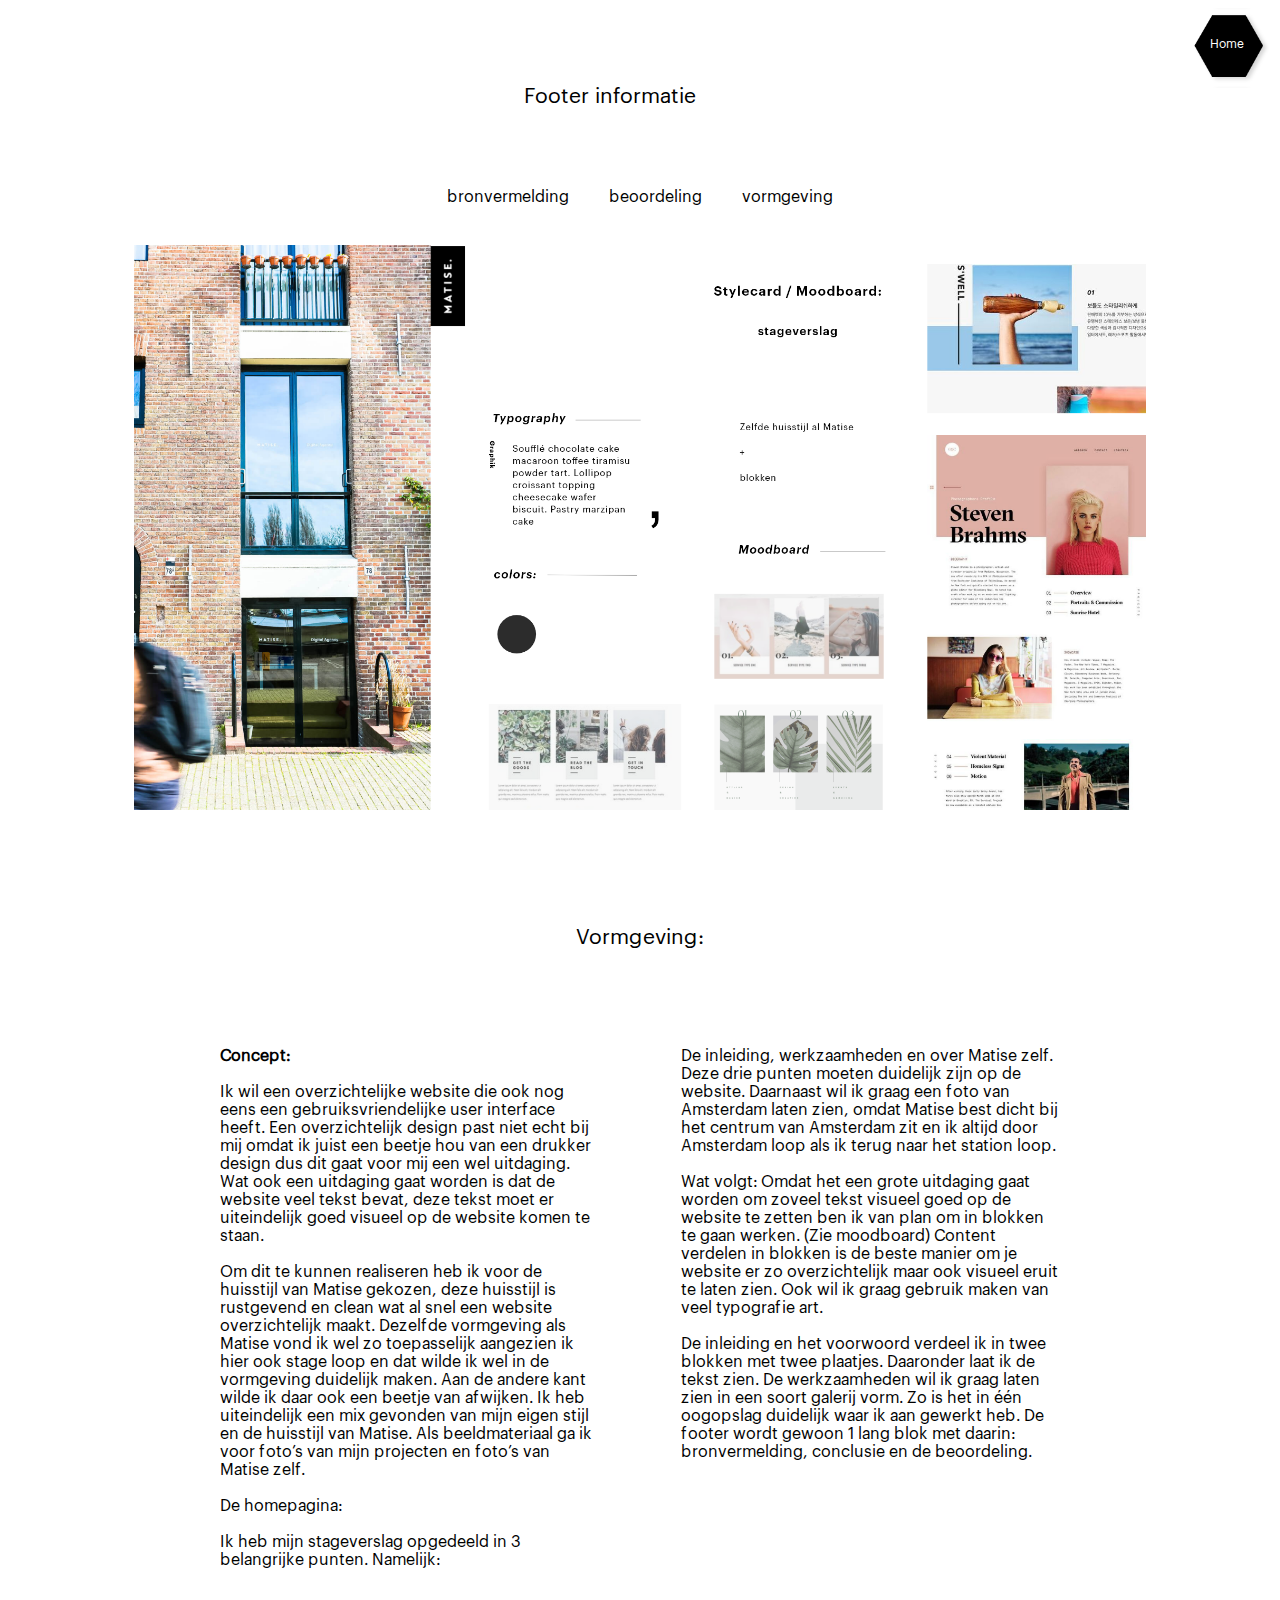
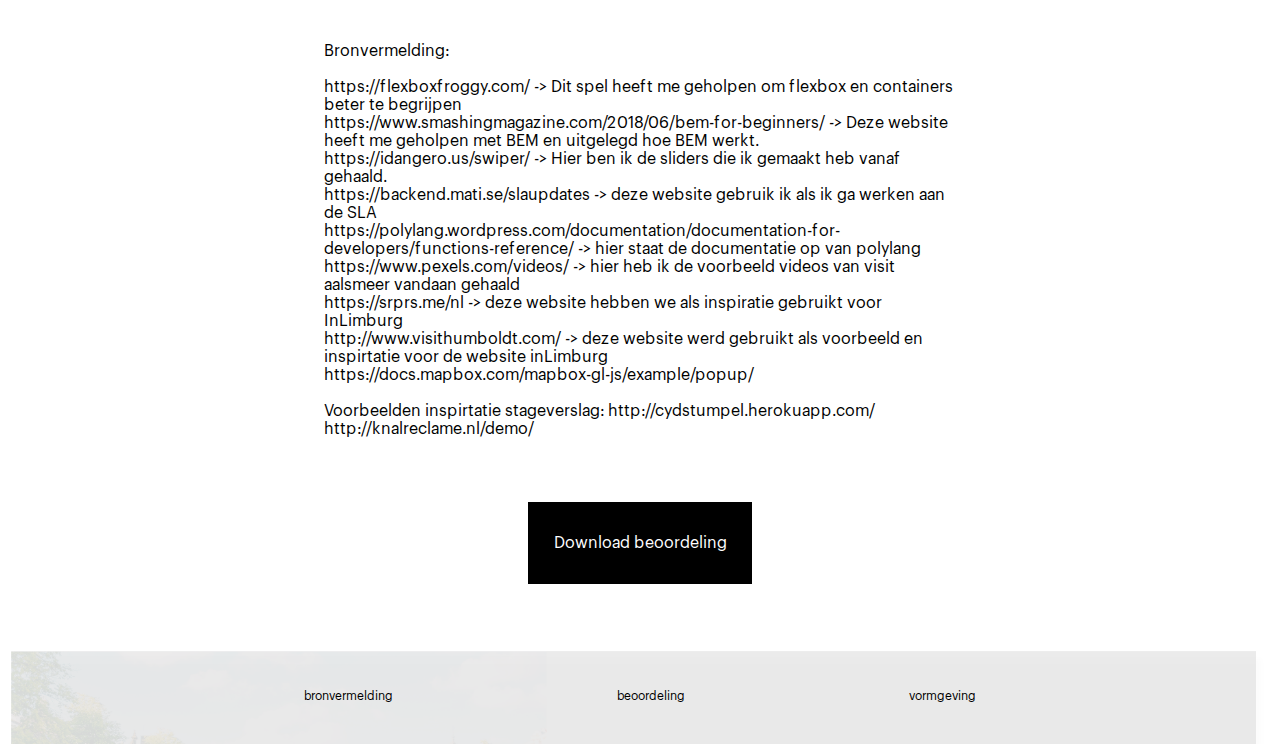
<file: footer.html>
<!DOCTYPE html>
<html lang="en" dir="ltr">
  <head>
    <meta charset="utf-8">
    <meta name="author" content="Fay Schouten">
    <meta name="viewport" content="width=device-width, initial-scale=1.0">
    <title>Footer</title>
    <link rel="stylesheet" href="scss/footer.min.css" type="text/css">
  </head>
  <body>
    <div class="home">
      <a href="index.html"><p>Home</p></a>
    </div>
    <br><br>
    <p class='title'>Footer informatie</p>
    <div class="footer-info">
      <a href="#bronvermelding"><p>bronvermelding</p></a>
      <a href="#beoordeling"><p>beoordeling</p></a>
      <a href="#vormgeving"><p>vormgeving</p></a>
    </div>
    <div class="moodboard">
    </div>
    <p class='title'>Vormgeving:</p>
    <section id="vormgeving" class="position__row">

    <div class="position__column position__column--start">
    <p><b>Concept:</b>
      <br><br>
      Ik wil een overzichtelijke website die ook nog eens een gebruiksvriendelijke user interface heeft. Een overzichtelijk design past niet echt bij mij omdat ik juist een beetje hou van een drukker design dus dit gaat voor mij een wel uitdaging. Wat ook een uitdaging gaat worden is dat de website veel tekst bevat, deze tekst moet er uiteindelijk goed visueel op de website komen te staan.
      <br><br>Om dit te kunnen realiseren heb ik voor de huisstijl van Matise gekozen, deze huisstijl is rustgevend en clean wat al snel een website overzichtelijk maakt. Dezelfde vormgeving als Matise vond ik wel zo toepasselijk aangezien ik hier ook stage loop en dat wilde ik wel in de vormgeving duidelijk maken. Aan de andere kant wilde ik daar ook een beetje van afwijken. Ik heb uiteindelijk een mix gevonden van mijn eigen stijl en de huisstijl van Matise. Als beeldmateriaal ga ik voor foto’s van mijn projecten en foto’s van Matise zelf.
      <br><br>
      De homepagina:
      <br><br>
      Ik heb mijn stageverslag opgedeeld in 3 belangrijke punten. Namelijk:
    </p>
      </div>
        <div class="position__column position__column--center">
          <p>
            De inleiding, werkzaamheden en over Matise zelf. Deze drie punten moeten duidelijk zijn op de website. Daarnaast wil ik graag een foto van Amsterdam laten zien, omdat Matise best dicht bij het centrum van Amsterdam zit en ik altijd door Amsterdam loop als ik terug naar het station loop.
            <br><br>
            Wat volgt:
            Omdat het een grote uitdaging gaat worden om zoveel tekst visueel goed op de website te zetten ben ik van plan om in blokken te gaan werken. (Zie moodboard) Content verdelen in blokken is de beste manier om je website er zo overzichtelijk maar ook visueel eruit te laten zien. Ook wil ik graag gebruik maken van veel typografie art.
            <br><br>De inleiding en het voorwoord verdeel ik in twee blokken met twee plaatjes. Daaronder laat ik de tekst zien. De werkzaamheden wil ik graag laten zien in een soort galerij vorm. Zo is het in één oogopslag duidelijk waar ik aan gewerkt heb. De footer wordt gewoon 1 lang blok met daarin: bronvermelding, conclusie en de beoordeling.
          </p>
      </div>
      </section>
      <div id="bronvermelding" class="bronvermelding">
        <p>Bronvermelding:
          <br><br>
      https://flexboxfroggy.com/  -> Dit spel heeft me geholpen om flexbox en containers beter te begrijpen
      <br>
      https://www.smashingmagazine.com/2018/06/bem-for-beginners/  -> Deze website heeft me geholpen met BEM en uitgelegd hoe BEM werkt.
      <br>
      https://idangero.us/swiper/ -> Hier ben ik de sliders die ik gemaakt heb vanaf gehaald.
      <br>
      https://backend.mati.se/slaupdates -> deze website gebruik ik als ik ga werken aan de SLA
      <br>
      https://polylang.wordpress.com/documentation/documentation-for-developers/functions-reference/ -> hier staat de documentatie op van polylang
      <br>
      https://www.pexels.com/videos/ -> hier heb ik de voorbeeld videos van visit aalsmeer vandaan gehaald
      <br>
      https://srprs.me/nl -> deze website hebben we als inspiratie gebruikt voor InLimburg
      <br>
      http://www.visithumboldt.com/ -> deze website werd gebruikt als voorbeeld en inspirtatie voor de website inLimburg
      <br>
      https://docs.mapbox.com/mapbox-gl-js/example/popup/
      <br><br>
      Voorbeelden inspirtatie stageverslag:
      http://cydstumpel.herokuapp.com/
      <br>
      http://knalreclame.nl/demo/
      </p>
      </div>
      <div id="beoordeling" class="title-intake">
        <p>Download beoordeling</p>
      </div>
  </body>
  <footer class="footer">
  <a href="footer.html"><p>bronvermelding</p></a>
  <a href="footer.html"><p>beoordeling</p></a>
  <a href="footer.html"><p>vormgeving</p></a>
  </footer>
</html>
</file>
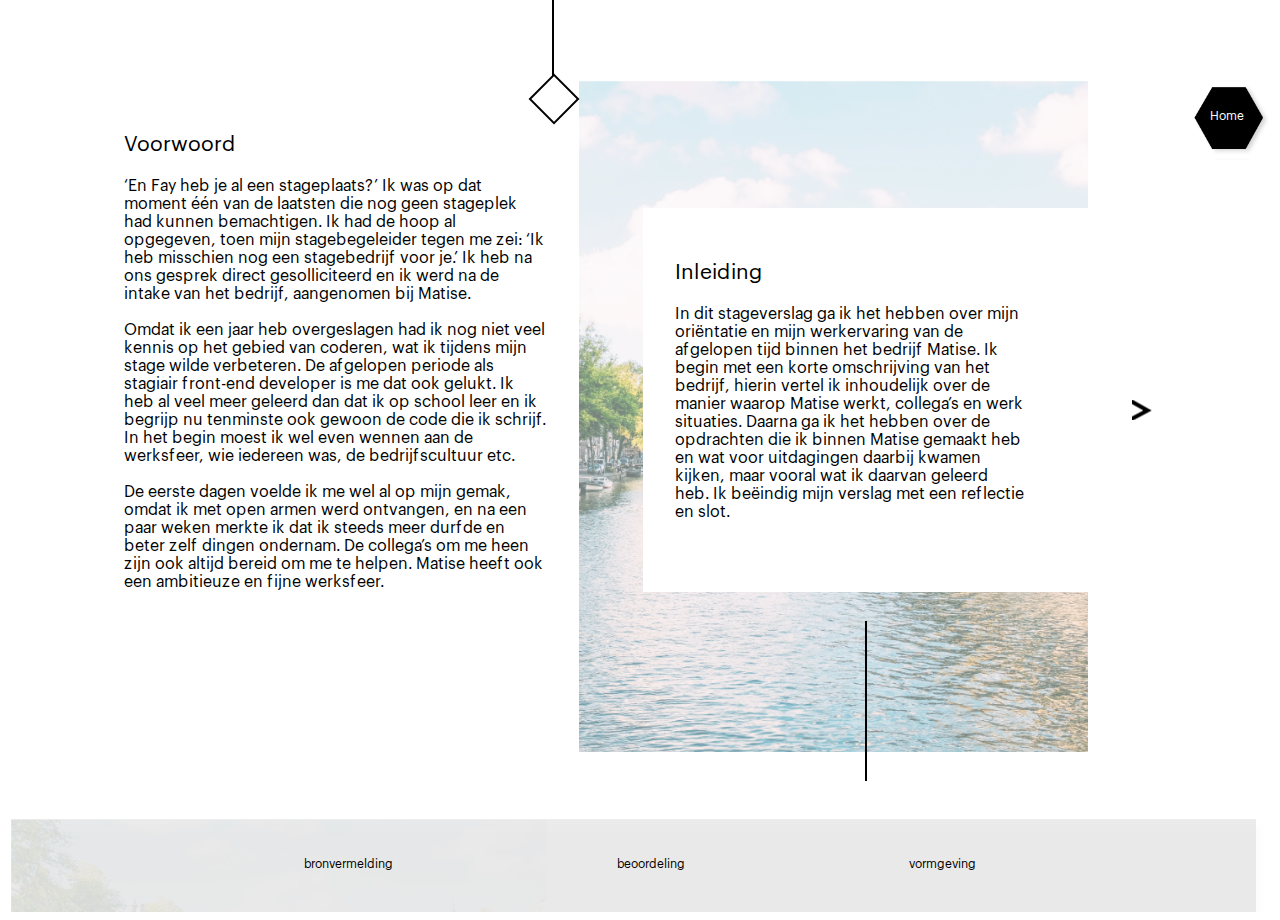
<file: inleiding.html>
<!DOCTYPE html>
<html lang="en" dir="ltr">
  <head>
    <meta charset="utf-8">
    <meta name="author" content="Fay Schouten">
    <meta name="viewport" content="width=device-width, initial-scale=1.0">
    <title>Inleiding</title>
    <link rel="stylesheet" href="scss/inleiding.min.css" type="text/css">
  </head>
  <body>
    <div class="home">
      <a href="index.html"><p>Home</p></a>
    </div>
    <div class="decoration">
      <div class="decoration__line"></div>
      <div class="decoration__kubus">
      </div>
    </div>
    <div class="photoadam">
    <section class="position__row">
      <div class="position__column voorwoord">
        <p class="voorwoord__title">Voorwoord</p>
        <p class="voorwoord__text">
          ‘En Fay heb je al een stageplaats?’ Ik was op dat moment één van de laatsten die nog geen stageplek had kunnen bemachtigen. Ik had de hoop al opgegeven, toen mijn stagebegeleider tegen me zei: ‘Ik heb misschien nog een stagebedrijf voor je.’ Ik heb na ons gesprek direct gesolliciteerd en ik werd na de intake van het bedrijf, aangenomen bij Matise.
          <br><br>
          Omdat ik een jaar heb overgeslagen had ik nog niet veel kennis op het gebied van coderen, wat ik tijdens mijn stage wilde verbeteren. De afgelopen periode als stagiair front-end developer is me dat ook gelukt. Ik heb al veel meer geleerd dan dat ik op school leer en ik begrijp nu tenminste ook gewoon de code die ik schrijf. In het begin moest ik wel even wennen aan de werksfeer, wie iedereen was, de bedrijfscultuur etc.
          <br><br>
          De eerste dagen voelde ik me wel al op mijn gemak, omdat ik met open armen werd ontvangen, en na een paar weken merkte ik dat ik steeds meer durfde en beter zelf dingen ondernam. De collega’s om me heen zijn ook altijd bereid om me te helpen. Matise heeft ook een ambitieuze en fijne werksfeer.
        </p>
      </div>
        <div class="position__column inleiding">
          <p class="inleiding__title">Inleiding</p>
          <a href="overmatise.html">
          <div class="inleiding__arrow">
          </div>
          </a>
            <p class="inleiding__text">
              In dit stageverslag ga ik het hebben over mijn oriëntatie en mijn werkervaring van de afgelopen tijd binnen het bedrijf Matise. Ik begin met een korte omschrijving van het bedrijf, hierin vertel ik inhoudelijk over de manier waarop Matise werkt, collega’s en werk situaties. Daarna ga ik het hebben over de opdrachten die ik binnen Matise gemaakt heb en wat voor uitdagingen daarbij kwamen kijken, maar vooral wat ik daarvan geleerd heb. Ik beëindig mijn verslag met een reflectie en slot.
            </p>
          <div class="inleiding__line"></div>
        </div>
    </section>
    </div>
  </body>
  <footer class="footer">
  <a href="footer.html"><p>bronvermelding</p></a>
  <a href="footer.html"><p>beoordeling</p></a>
  <a href="footer.html"><p>vormgeving</p></a>
  </footer>
</html>
</file>
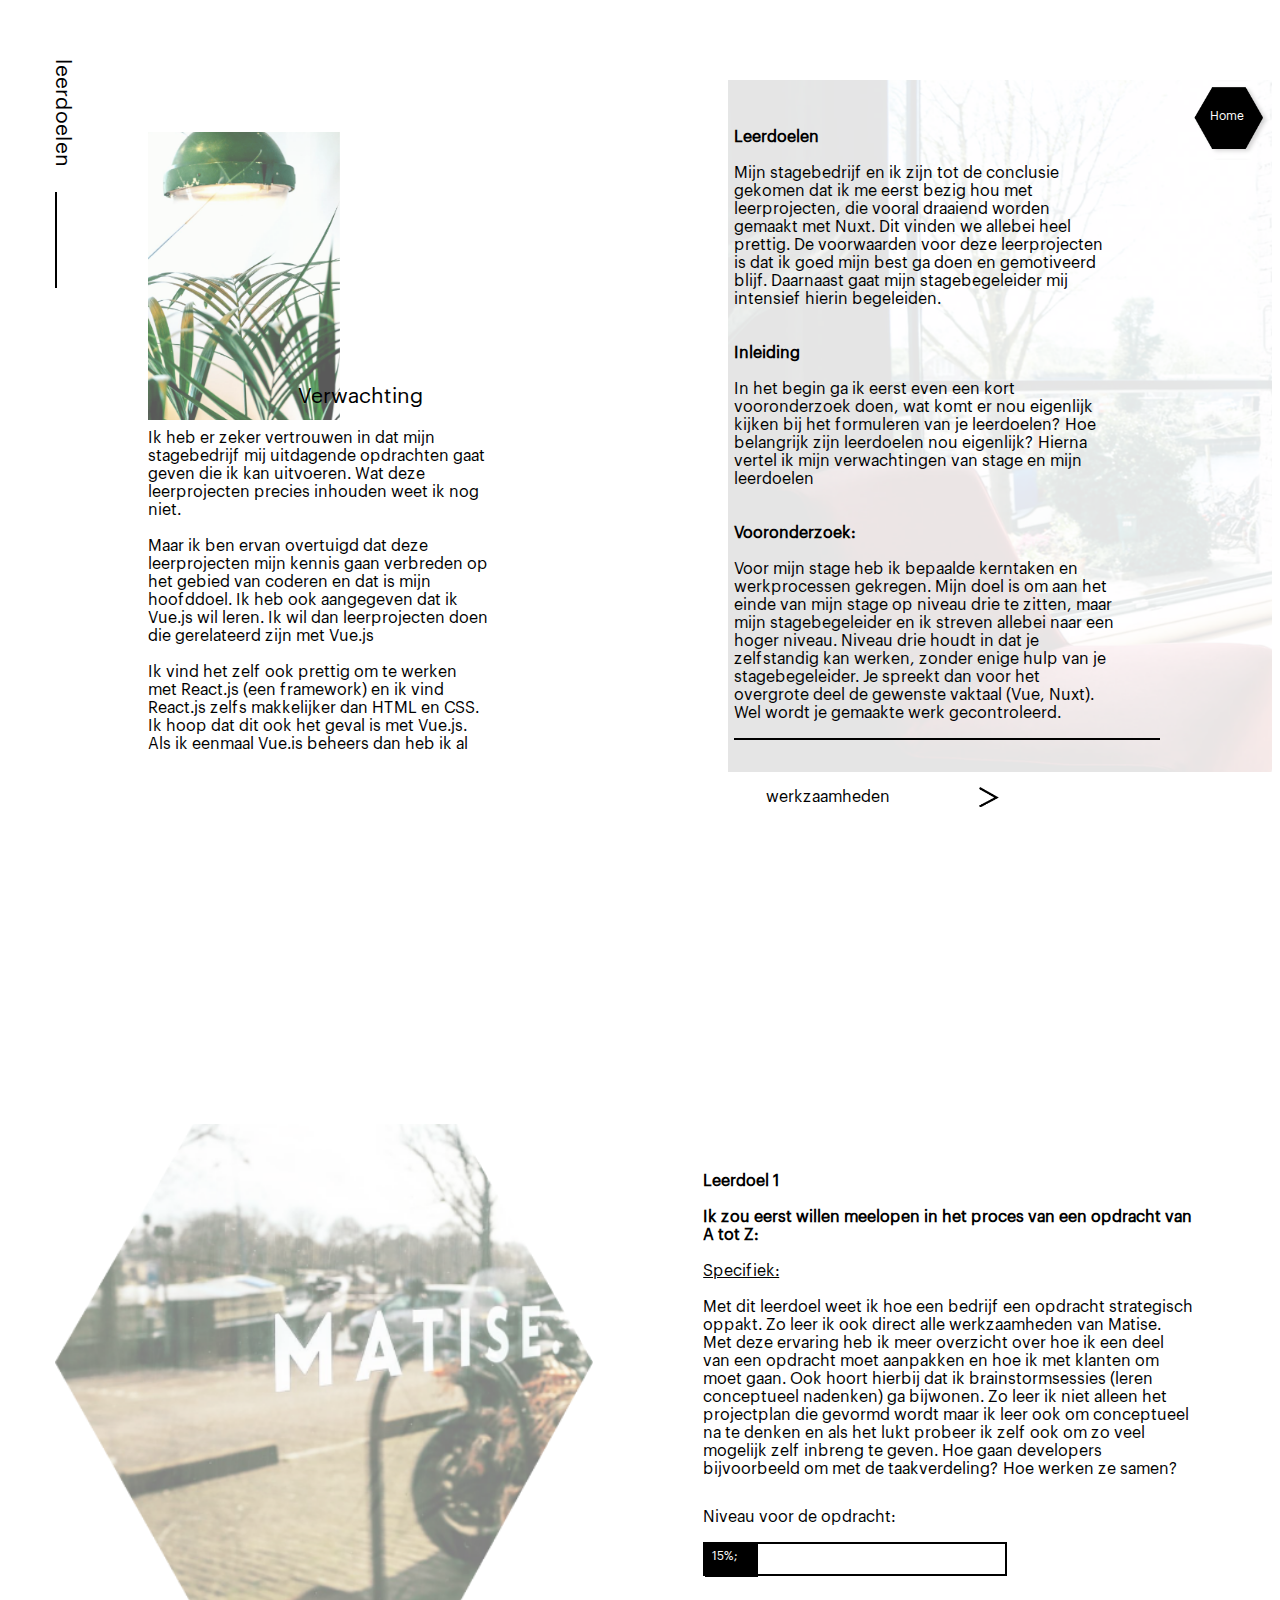
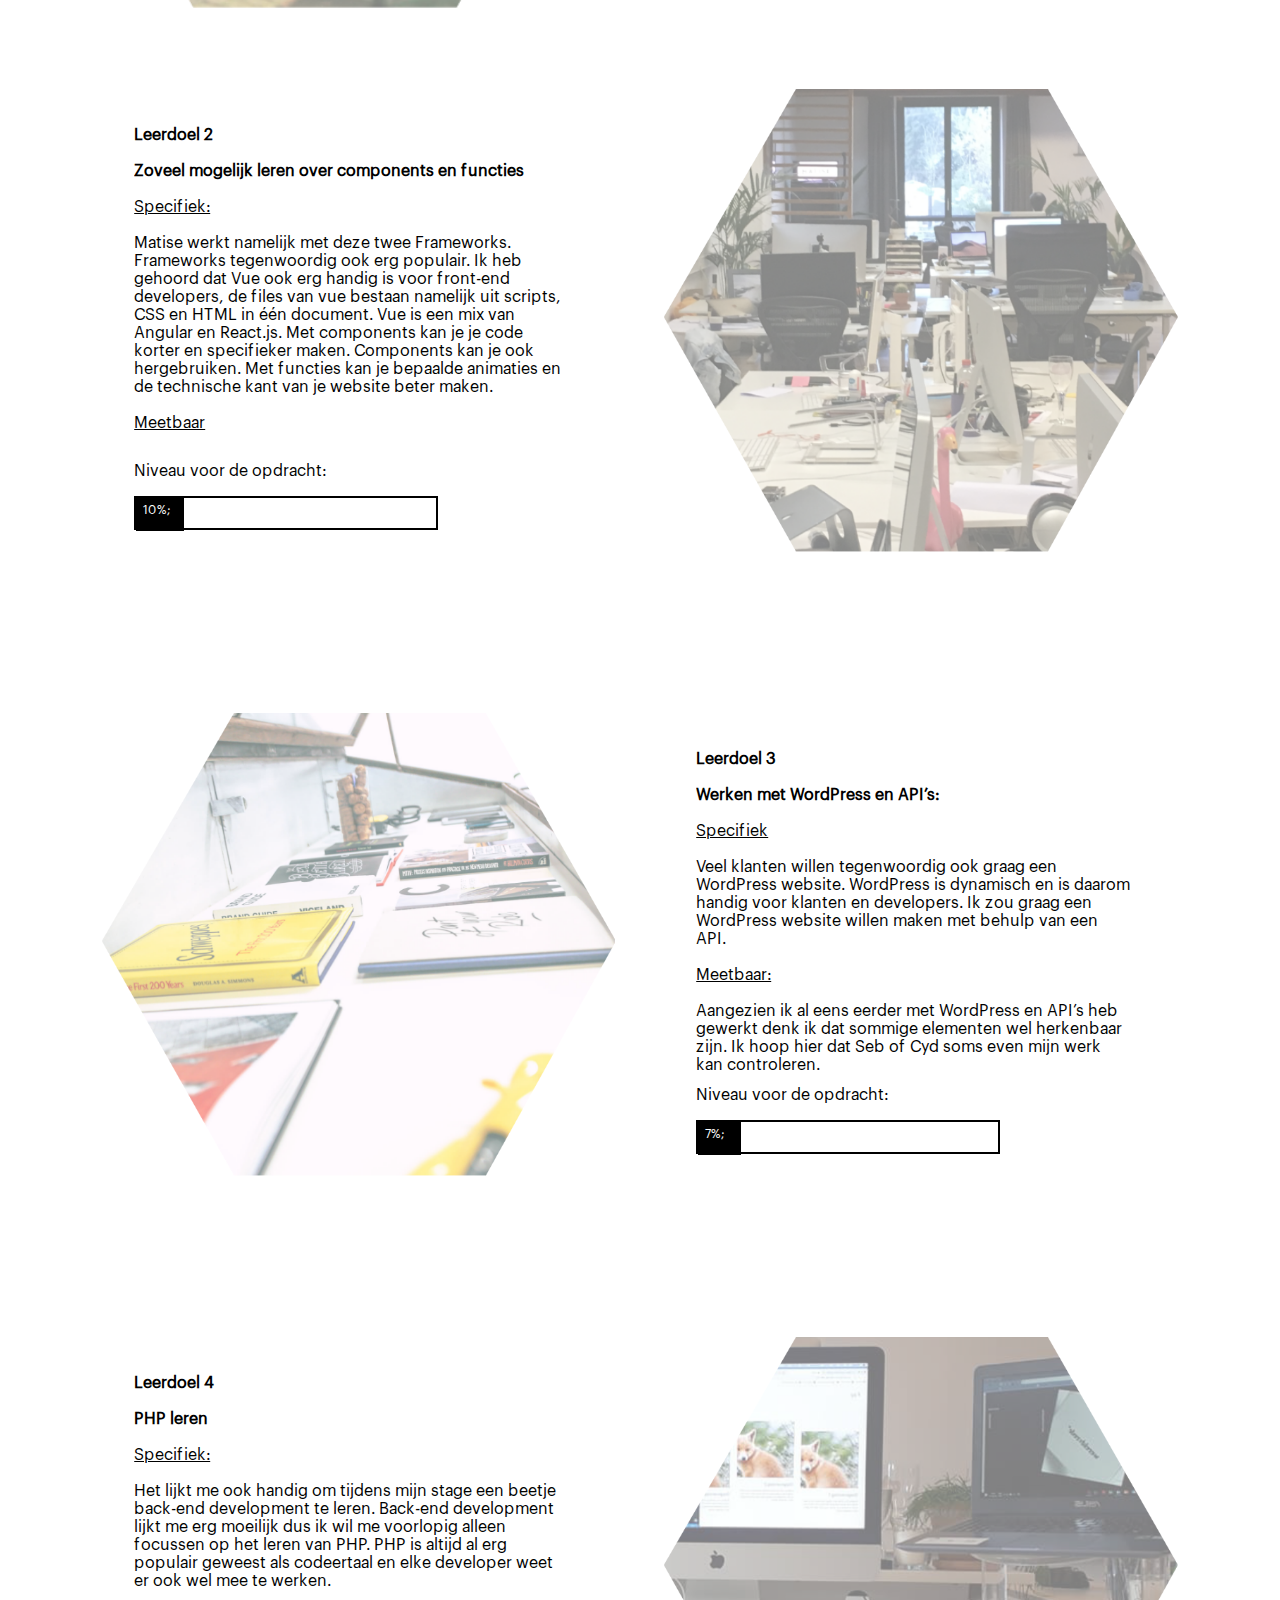
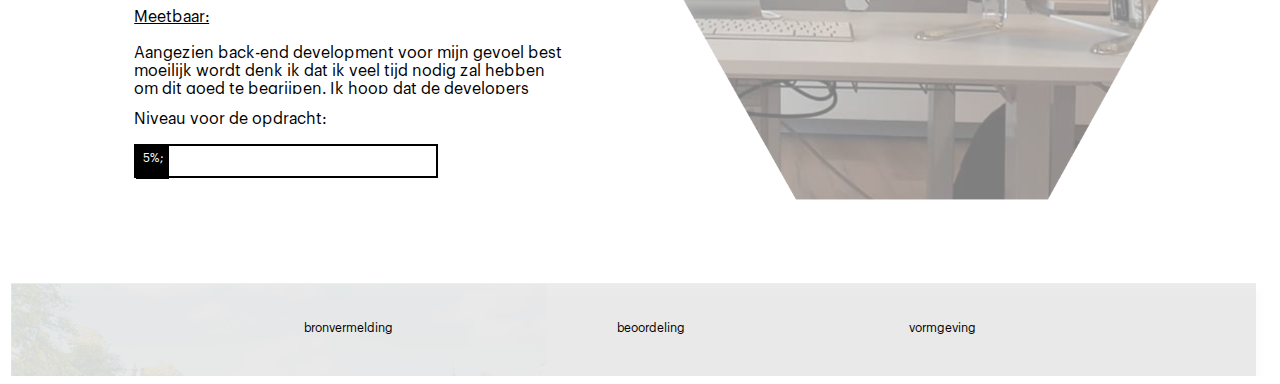
<file: leerdoelen.html>
<!DOCTYPE html>
<html lang="en" dir="ltr">
  <head>
    <meta charset="utf-8">
    <meta name="author" content="Fay Schouten">
    <meta name="viewport" content="width=device-width, initial-scale=1.0">
    <title>Leerdoelen</title>
    <link rel="stylesheet" href="scss/leerdoelen.min.css" type="text/css">
  </head>
  <body>
    <div class="home">
      <a href="index.html"><p>Home</p></a>
    </div>
    <div class="photoadam">
    <section class="position__row">
      <div class="title">
        <p>leerdoelen</p>
        <div class="line">
        </div>
      </div>
      <div class="position__column verwachting">
        <div class="verwachting__photo">
        </div>
        <p class="verwachting__title">Verwachting</p>
        <p class="verwachting__text scrollbox">
          Ik heb er zeker vertrouwen in dat mijn stagebedrijf mij uitdagende opdrachten gaat geven die ik kan uitvoeren. Wat deze leerprojecten precies inhouden weet ik nog niet.
          <br><br>
          Maar ik ben ervan overtuigd dat deze leerprojecten mijn kennis gaan verbreden op het gebied van coderen en dat is mijn hoofddoel. Ik heb ook aangegeven dat ik Vue.js wil leren. Ik wil dan leerprojecten doen die gerelateerd zijn met Vue.js
          <br><br>
          Ik vind het zelf ook prettig om te werken met React.js (een framework) en ik vind React.js zelfs makkelijker dan HTML en CSS. Ik hoop dat dit ook het geval is met Vue.js. Als ik eenmaal Vue.js beheers dan heb ik al ervaring met twee frameworks. Een voordeel als ik kennis heb over Vue.js, is dat mijn kans op het daadwerkelijk maken van opdrachten van klanten ook groter wordt, aangezien Matise met Vue.js voor klanten werkt.
          <br><br>
          Tijdens deze leerprojecten is mijn einddoel dat ik voldoende geleerd heb om de laatste weken tijdens m’n stage ook echt aan de slag te gaan met klantopdrachten.
          <br><br>
          Ik wil namelijk ook op professioneel niveau samen kunnen werken met de klant. Ik wil dan de wensen van de klant kunnen begrijpen, en vervolgens aan de slag gaan met de gegeven opdracht van de klant. Ik hoop dat ik ook goed kan leren samenwerken met de mensen van Matise en dat we samen mooie eindproducten opleveren. Ik hoop dat ik de klantgesprekken mag bijwonen en evalueren. Ik zal ook ervaring opdoen in het samenwerken met collega’s i.p.v. studenten. Dat lijkt mij uitdagend, om met collega’s samen te werken en veel te leren.
        </p>
      </div>
        <div class="position__column inleiding">
          <p class="inleiding__text">
          <b>Leerdoelen</b>
          <br><br>
          Mijn stagebedrijf en ik zijn tot de conclusie gekomen dat ik
          me eerst bezig hou met leerprojecten, die vooral draaiend
          worden gemaakt met Nuxt. Dit vinden we allebei heel prettig.
          De voorwaarden voor deze leerprojecten is dat ik goed mijn
          best ga doen en gemotiveerd blijf. Daarnaast gaat mijn
          stagebegeleider mij intensief hierin begeleiden.
          <br><br><br>
          <b>Inleiding</b>
          <br><br>
          In het begin ga ik eerst even een kort vooronderzoek doen,
          wat komt er nou eigenlijk kijken bij het formuleren van je
          leerdoelen? Hoe belangrijk zijn leerdoelen nou eigenlijk?
          Hierna vertel ik mijn verwachtingen van stage en mijn
          leerdoelen
          <br><br><br>
          <b>Vooronderzoek:</b>
          <br><br>
          Voor mijn stage heb ik bepaalde kerntaken en werkprocessen
          gekregen. Mijn doel is om aan het einde van mijn stage op
          niveau drie te zitten, maar mijn stagebegeleider en ik streven
          allebei naar een hoger niveau.
          Niveau drie houdt in dat je zelfstandig kan werken, zonder
          enige hulp van je stagebegeleider. Je spreekt dan voor het
          overgrote deel de gewenste vaktaal (Vue, Nuxt). Wel wordt je
          gemaakte werk gecontroleerd.
          <section class="position__row--second">
            <div class="position__column--second position__column">
              <a href="leerprojecten.html">
              <p>werkzaamheden</p>
              </a>
            </div>
            <div class="position__column--second position__column">
              <div class="arrow">
              </div>
            </div>
          </section>
          </p>
        </div>
    </section>
    </div>
    <section class="leerdoel__first position__row">
      <div class="leerdoel__photo position__column position__column">
      </div>
        <div class="leerdoel__text position__column position__column">
          <p class="scrollbox"><b>Leerdoel 1</b>
            <br><br>
            <b>Ik zou eerst willen meelopen in het proces van een opdracht van A tot Z:</b>
            <br><br>
            <u>Specifiek:</u>
            <br><br>
            Met dit leerdoel weet ik hoe een bedrijf een opdracht strategisch oppakt. Zo leer ik ook direct alle werkzaamheden van Matise. Met deze ervaring heb ik meer overzicht over hoe ik een deel van een opdracht moet aanpakken en hoe ik met klanten om moet gaan. Ook hoort hierbij dat ik brainstormsessies (leren conceptueel nadenken) ga bijwonen. Zo leer ik niet alleen het projectplan die gevormd wordt maar ik leer ook om conceptueel na te denken en als het lukt probeer ik zelf ook om zo veel mogelijk zelf inbreng te geven. Hoe gaan developers bijvoorbeeld om met de taakverdeling? Hoe werken ze samen?
            <br><br>
            <u>Meetbaar:</u>
            <br><br>
            Ik wil zo aanwezig zijn bij twee klantgesprekken en vier bedrijfsvergaderingen. Op deze manier kan ik leren hoe werknemers samen een idee vormen.
            Ik ben van plan om na elk klant gesprek even kort te evalueren van wat ik heb meegemaakt.
            <br><br>
            <u>Acceptabel:</u>
            <br><br>
            Om dit leerdoel te behalen is het van belang dat ik zoveel mogelijk communicatie heb met de projectmanager.
            <br><br>
            <u>Realistisch</u>
            <br><br>
            ik denk dat het zeker mogelijk om binnen een paar maanden bij twee klantgesprekken en vier bedrijfsvergaderingen aanwezig te zijn.
            <br><br>
            <u>Tijdgebonden</u>
            <br><br>
            Ik denk dat ik binnen twee maanden dit leerdoel kan behalen.</p>
            <div class="slot__column--second slot__column--second"><p>Niveau voor de opdracht:</p>
              <div class="progressbar">
                <div class="progressbar__inside">
                  15%;
                </div>
              </div>
            </div>
      </div>
    </section>
    <section class="leerdoel position__row">
      <div class="leerdoel__text position__column position__column">
        <p class="scrollbox"><b>Leerdoel 2</b>
          <br><br>
          <b>Zoveel mogelijk leren over components en functies</b>
          <br><br>
          <u>Specifiek:</u>
          <br><br>
          Matise werkt namelijk met deze twee Frameworks. Frameworks tegenwoordig ook erg populair. Ik heb gehoord dat Vue ook erg handig is voor front-end developers, de files van vue bestaan namelijk uit scripts, CSS en HTML in één document.
          Vue is een mix van Angular en React.js. Met components kan je je code korter en specifieker maken. Components kan je ook hergebruiken. Met functies kan je bepaalde animaties en de technische kant van je website beter maken.
          <br><br>
          <u>Meetbaar</u>
          <br><br>
          Door dit leerdoel te behalen denk ik dat ik eerst ervaring moet hebben met Vue en Nuxt. Vue en Nuxt is voor mij een nieuw framework. Ik heb al ervaring met React JS wat ook een framework is en ik denk dat Vue en Nuxt niet veel anders is, maar dat het wel even wennen is. Ook hoop ik dat developers mijn code kunnen controleren en verbeteringen willen aangeven.
          <br><br>
          <u>Acceptabel</u>
          Ik denk dat Cyd en Dennis me goed kunnen helpen bij het bereiken van dit leerdoel. Ik kan ook vaak mijn vragen kwijt bij hun.
          <br><br>
          <u>Realistisch</u>
          <br><br>
          Ik werk binnenkort elke dag met dit framework dus denk ik dat ik deze codeertaal wel snel oppak maar de functies en components alleen niet. Ook omdat ik het onderdeel components en functies in React JS erg moeilijk vond.
          <br><br>
          <u>Tijdsgebonden:</u>
          <br><br>
          Ik denk ik hier wel bijna een halfjaar tijd voor nodig heb. Zoas ik zei ik werk straks wel
        </p>
          <div class="slot__column--second slot__column--second"><p>Niveau voor de opdracht:</p>
            <div class="progressbar">
              <div class="progressbar__inside--second">
                10%;
              </div>
            </div>
          </div>
      </div>
      <div class="leerdoel__photo--second position__column position__column">
      </div>
    </section>
    <section class="leerdoel position__row">
      <div class="leerdoel__photo--third position__column">
      </div>
        <div class="leerdoel__text position__column">
          <p class="scrollbox"><b>Leerdoel 3</b>
            <br><br>
            <b>Werken met WordPress en API’s:</b>
            <br><br>
            <u>Specifiek</u>
            <br><br>
            Veel klanten willen tegenwoordig ook graag een WordPress website. WordPress is  dynamisch en is daarom handig voor klanten en developers. Ik zou graag een WordPress website willen maken met behulp van een API.
            <br><br>
            <u>Meetbaar:</u>
            <br><br>
            Aangezien ik al eens eerder met WordPress en API’s heb gewerkt denk ik dat sommige elementen wel herkenbaar zijn. Ik hoop hier dat Seb of Cyd soms even mijn werk kan controleren.
            <br><br>
            <u>Acceptabel:</u>
            <br><br>
            Ik denk dat ik hiervoor bij Stephan en Cyd moet zijn. Stephan houdt namelijk alles bij dat gerelateerd is met WordPress en Cyd codeert de websites.
            <br><br>
            <u>Realistisch:</u>
            <br><br>
            Werken met WordPress vind ik niet zo moeilijk maar met API’s denk ik dat dit lastig gaat worden.
            <br><br>
            <u>Tijdsgebonden</u>
            <br><br>
            Ik denk dat ik hier drie maanden voor nodig heb.
          </p>
          <div class="slot__column--second slot__column--second"><p>Niveau voor de opdracht:</p>
            <div class="progressbar">
              <div class="progressbar__inside--third">
                7%;
              </div>
            </div>
          </div>
      </div>
    </section>
    <section class="leerdoel position__row">
      <div class="leerdoel__text position__column position__column">
        <p class="scrollbox"><b>Leerdoel 4</b>
          <br><br>
          <b>PHP leren</b>
          <br><br>
          <u>Specifiek:</u>
          <br><br>
          Het lijkt me ook handig om tijdens mijn stage een beetje back-end development te leren. Back-end development lijkt me erg moeilijk dus ik wil me voorlopig alleen focussen op het leren van PHP. PHP is altijd al erg populair geweest als codeertaal en elke developer weet er ook wel mee te werken.
          <br><br>
          <u>Meetbaar:</u>
          <br><br>
          Aangezien back-end development voor mijn gevoel best moeilijk wordt denk ik dat ik veel tijd nodig zal hebben om dit goed te begrijpen. Ik hoop dat de developers goed mijn code kunnen controleren.
          <br><br>
          <u>Acceptabel</u>
          <br><br>
          Ik denk dat Stephan, Cyd en Maurits me hier mee kunnen helpen.  Alle drie hebben ze verstand van PHP.
          <br><br>
          <u>Realistisch</u>
          <br><br>
          Ik heb nog nooit met PHP gewerkt dus ik denk dat dit wel een erg moeilijk leerdoel voor mij gaat worden. Als ik een PHP code zie is het voor mij wel echt onbekend terrein. Wel heb ik altijd gehoord dat PHP snel te leren is dus ik hoop dat dat het geval is.
          <br><br>
          <u>Tijdsgebonden</u>
          <br><br>
          Ik denk dat ik hier wel een halfjaar mee bezig ben. PHP is voor mij gewoon een erg moeilijke codeertaal.
        </p>
        <div class="slot__column--second slot__column--second"><p>Niveau voor de opdracht:</p>
          <div class="progressbar">
            <div class="progressbar__inside--four">
              5%;
            </div>
          </div>
        </div>
      </div>
      <div class="leerdoel__photo--fourth position__column position__column">
      </div>
    </section>
  </body>
  <footer class="footer">
  <a href="footer.html"><p>bronvermelding</p></a>
  <a href="footer.html"><p>beoordeling</p></a>
  <a href="footer.html"><p>vormgeving</p></a>
  </footer>
</html>
</file>
<file: scss/footer.min.css>
@font-face{font-family:'Graphik-Regular';src:url("../fonts/graphik-regular.ttf");font-style:normal;font-weight:100}body{font-family:'Graphik-Regular'}body a{color:black;text-decoration:none}.home{width:80px;height:80px;background-image:url(../img/hexagon.png);background-size:contain;background-position:80px;float:right}.home p{color:white;font-size:12px;padding:18px}a{text-decoration:none;color:black}.footer-info{font-size:16px;position:sticky;width:100%;height:6rem;justify-content:center;align-items:center;display:flex}.footer-info a{justify-content:center;padding:20px}.title{font-size:21px;padding:20px;text-align:center}.moodboard{width:80%;height:40rem;background-image:url(../img/moodboard.png);background-size:contain;background-repeat:no-repeat;margin:0 auto}.title-intake{color:white;width:12rem;padding:1rem;align-items:center;background-color:black;display:flex;justify-content:center;margin:0 auto;margin-top:4rem;margin-bottom:4rem}.position__row{display:flex;justify-content:center}.position__column{display:inline-block;padding:2rem;width:30%;padding:40px;float:left;border:1px solid white}.bronvermelding{width:50%;margin:0 auto;margin-bottom:2rem}.footer{position:sticky;width:100%;height:6rem;background-image:url(../img/footer.png);background-size:cover;background-repeat:no-repeat;justify-content:center;align-items:center;display:flex;font-size:12px}.footer a{justify-content:center}.footer a:nth-child(n+2){padding-left:14rem}@media screen and (max-width: 960px){.title{margin-top:-120px}}@media screen and (max-width: 750px){.moodboard{background-size:cover}.position__row{display:inline-block;width:80%}.position__column{float:none;width:80%}.bronvermelding{width:80%;margin:0 auto;font-size:10px}.footer{display:inline-block;height:12rem}.footer p:nth-child(n+2){padding:0}.footer a{text-align:center}.footer-info{display:inline-block;text-align:center}.title{font-size:21px;padding:20px;text-align:center}}
</file>
<file: scss/inleiding.min.css>
@font-face{font-family:'Graphik-Regular';src:url("../fonts/graphik-regular.ttf");font-style:normal;font-weight:100}body{font-family:'Graphik-Regular'}body a{color:black;text-decoration:none}.photoadam{max-width:56rem;background-image:url(../img/amsterdam.jpg);background-size:cover;background-repeat:no-repeat;margin:0 auto;margin-top:5rem;margin-bottom:4rem}.home{width:80px;height:80px;background-image:url(../img/hexagon.png);background-size:contain;background-position:80px;float:right}.home p{color:white;font-size:12px;padding:18px}.decoration{position:absolute;margin-left:34rem;margin-top:-100px}.decoration__line{border-left:2px solid black;height:6rem}.decoration__kubus{width:32px;height:32px;border:2px solid black;margin-left:-16px;margin-top:5px;transform:rotate(135deg)}.position__row{display:flex}.position__column{width:100%;padding:2rem}.voorwoord{width:50%;height:38rem;margin-left:-100px;background-color:white}.voorwoord__title{font-size:21px}.inleiding{width:45%;height:20rem;margin-top:8rem;margin-left:4rem;background-color:white}.inleiding__title{font-size:21px}.inleiding__text{width:92%}.inleiding__arrow{width:20px;height:20px;background-image:url(../img/arrow.png);background-position:20px;float:right;margin-top:25%;margin-right:-6rem}.inleiding__line{width:0%;height:10rem;border-left:2px solid black;margin:0 auto;margin-top:100px}.footer{position:sticky;width:100%;height:6rem;background-image:url(../img/footer.png);background-size:cover;background-repeat:no-repeat;justify-content:center;align-items:center;display:flex;font-size:12px}.footer a{justify-content:center}.footer a:nth-child(n+2){padding-left:14rem}@media screen and (max-width: 960px){.photoadam{background-image:url(../img/adammobile.jpg)}.inleiding{width:82%;background:none;margin:0 auto}.inleiding__arrow{display:none}.voorwoord{width:82%;height:24rem;margin:0 auto;margin-top:35px;background:none}.position__row{display:inline-block}}@media screen and (max-width: 750px){.photoadam{background-position:0 9.4rem}.decoration{margin-left:50%}.voorwoord{font-size:12px;height:28rem}.inleiding{font-size:12px}.footer{display:inline-block;height:12rem}.footer p:nth-child(n+2){padding:0}.footer a{text-align:center}}
</file>
<file: scss/leerdoelen.min.css>
@font-face{font-family:'Graphik-Regular';src:url("../fonts/graphik-regular.ttf");font-style:normal;font-weight:100}body{font-family:'Graphik-Regular'}a{text-decoration:none;color:black}.photoadam{background-image:url(../img/matisebinnen.png);background-size:cover;background-repeat:no-repeat;background-position:45rem;margin:0 auto;margin-top:5rem;margin-bottom:4rem}.home{width:80px;height:80px;background-image:url(../img/hexagon.png);background-size:contain;background-position:80px;float:right}.home p{color:white;font-size:12px;padding:18px}.position__row{display:flex}.position__row--second{display:flex;float:right;border-top:2px solid black;margin-top:20px}.position__column{padding:2rem;width:40%;margin:0 auto}.position__column--second{align-items:center;display:flex;float:right}.title p{font-size:21px;float:left;transform:rotate(90deg)}.verwachting{width:50%;height:38rem;margin-top:20px}.verwachting__title{font-size:21px;text-align:center;margin-top:-35px}.verwachting__text{width:80%}.verwachting__photo{width:12rem;height:18rem;background-image:url(../img/plant.png);background-repeat:no-repeat;background-size:cover}.scrollbox{padding-right:15px;height:20rem;overflow-y:scroll}::-webkit-scrollbar{width:8px}::-webkit-scrollbar-track{-webkit-box-shadow:inset 0 0 4px rgba(0,0,0,0.3);border-radius:8px}::-webkit-scrollbar-thumb{border-radius:10px;background-color:rgba(0,0,0,0.3)}.line{border-left:2px solid black;height:6rem;display:flex;position:absolute;left:55px;top:12rem}.inleiding{width:50%;height:20rem;margin-left:6rem}.inleiding__text{width:80%}.arrow{width:20px;height:20px;background-image:url(../img/arrow.png);background-size:cover;background-repeat:no-repeat}.leerdoel{padding:70px}.leerdoel__photo{background-image:url(../img/leerdoel1.png);background-size:contain;background-repeat:no-repeat;background-position:center}.leerdoel__photo--second{background-image:url(../img/leerdoel2.png);background-size:contain;background-repeat:no-repeat;background-position:center}.leerdoel__photo--third{background-image:url(../img/leerdoel3.png);background-size:contain;background-repeat:no-repeat;background-position:center}.leerdoel__photo--fourth{background-image:url(../img/leerdoel4.png);background-size:contain;background-repeat:no-repeat;background-position:center}.progressbar{max-width:300px;height:30px;border:2px solid black}.progressbar__inside{width:40px;height:20px;background-color:black;font-size:12px;color:white;padding:0.4rem}.progressbar__inside--second{width:35px;height:20px;background-color:black;font-size:12px;color:white;padding:0.4rem}.progressbar__inside--third{width:30px;height:20px;background-color:black;font-size:12px;color:white;padding:0.4rem}.progressbar__inside--four{width:20px;height:20px;background-color:black;font-size:12px;color:white;padding:0.4rem}.footer{position:sticky;width:100%;height:6rem;background-image:url(../img/footer.png);background-size:cover;background-repeat:no-repeat;justify-content:center;align-items:center;display:flex;font-size:12px}.footer a{justify-content:center}.footer a:nth-child(n+2){padding-left:14rem}@media screen and (max-width: 1280px){.position__row--second{margin-top:0px;margin-bottom:960px;float:none}.inleiding__text{width:90%}.leerdoel__first{margin-top:22rem}}@media screen and (max-width: 960px){.photoadam{margin-top:0;margin-bottom:0;background-position:0px;background-size:80rem}.verwachting{width:60%;margin:0 auto}.verwachting__title{text-align:left;margin-top:0px}.verwachting__photo{margin:0 auto;margin-bottom:40px}.inleiding{margin:0 auto;width:60%;margin-top:5rem}.inleiding__text{width:100%}.position__row{display:inline-block}.position__column{width:60%}.leerdoel{padding:0px}.leerdoel__photo{height:20rem}.leerdoel__first{margin-top:0px}.scrollbox{width:100%}}@media screen and (max-width: 750px){.footer{display:inline-block;height:12rem}.footer p:nth-child(n+2){padding:0}.footer a{text-align:center}}
</file>
